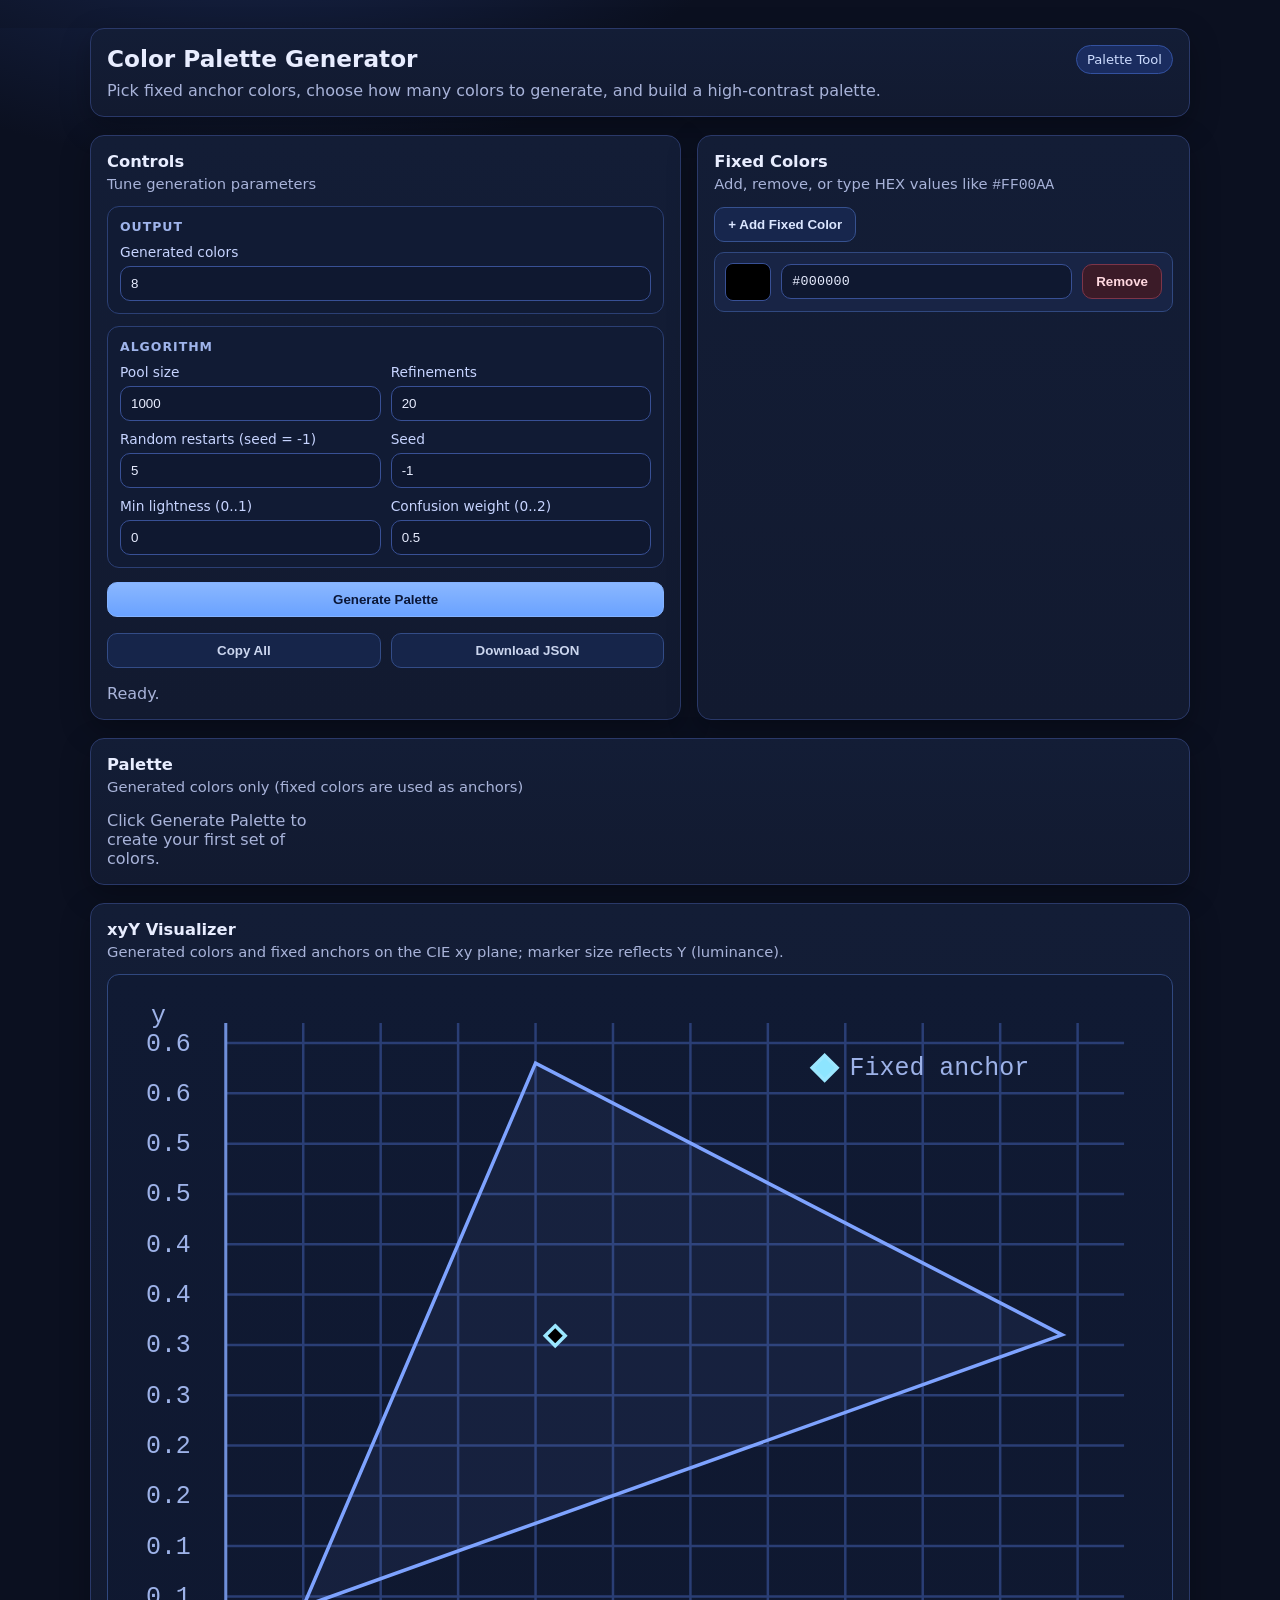
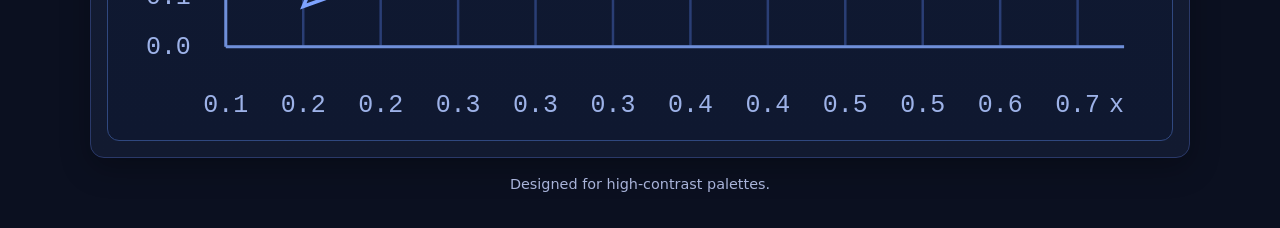
<file: index.html>
<!doctype html>
<html lang="en">
    <head>
        <meta charset="UTF-8" />
        <meta name="viewport" content="width=device-width, initial-scale=1" />
        <title>Color Palette Generator</title>
        <meta
            name="description"
            content="Generate highly distinguishable color palettes with optional fixed anchor colors."
        />
        <link rel="stylesheet" href="./styles.css" />
    </head>
    <body>
        <main class="app">
            <header class="card header">
                <div class="title-wrap">
                    <h1>Color Palette Generator</h1>
                    <p>
                        Pick fixed anchor colors, choose how many colors to
                        generate, and build a high-contrast palette.
                    </p>
                </div>
                <div class="badge">Palette Tool</div>
            </header>

            <section class="layout">
                <div class="card">
                    <h2 class="section-title">Controls</h2>
                    <p class="section-subtitle">Tune generation parameters</p>

                    <div class="controls">
                        <section class="control-group">
                            <h3 class="group-title">Output</h3>
                            <div class="row row-single">
                                <div class="field">
                                    <label for="generatedCount"
                                        >Generated colors</label
                                    >
                                    <input
                                        id="generatedCount"
                                        type="number"
                                        min="1"
                                        max="128"
                                        step="1"
                                        value="8"
                                    />
                                </div>
                            </div>
                        </section>

                        <section class="control-group">
                            <h3 class="group-title">Algorithm</h3>
                            <div class="row">
                                <div class="field">
                                    <label for="poolSize">Pool size</label>
                                    <input
                                        id="poolSize"
                                        type="number"
                                        min="100"
                                        max="20000"
                                        step="100"
                                        value="1000"
                                    />
                                </div>

                                <div class="field">
                                    <label for="refinements">Refinements</label>
                                    <input
                                        id="refinements"
                                        type="number"
                                        min="1"
                                        max="200"
                                        step="1"
                                        value="20"
                                    />
                                </div>
                            </div>

                              <div class="row">
                                  <div class="field">
                                      <label for="randomRestarts"
                                          >Random restarts (seed = -1)</label
                                      >
                                      <input
                                          id="randomRestarts"
                                          type="number"
                                          min="1"
                                          max="50"
                                          step="1"
                                          value="5"
                                      />
                                  </div>

                                  <div class="field">
                                      <label for="seed">Seed</label>
                                      <input
                                          id="seed"
                                          type="number"
                                          min="-1"
                                          step="1"
                                          value="-1"
                                      />
                                  </div>
                              </div>

                            <div class="row">
                                <div class="field">
                                    <label for="minLightness"
                                        >Min lightness (0..1)</label
                                    >
                                    <input
                                        id="minLightness"
                                        type="number"
                                        min="0"
                                        max="1"
                                        step="0.01"
                                        value="0"
                                    />
                                </div>

                                <div class="field">
                                    <label for="confusionWeight"
                                        >Confusion weight (0..2)</label
                                    >
                                    <input
                                        id="confusionWeight"
                                        type="number"
                                        min="0"
                                        max="2"
                                        step="0.05"
                                        value="0.5"
                                    />
                                </div>
                            </div>

                        </section>

                        <div class="actions actions-primary">
                            <button
                                id="generateBtn"
                                class="btn-primary"
                                type="button"
                            >
                                Generate Palette
                            </button>
                        </div>

                        <div class="actions actions-secondary">
                            <button
                                id="copyAllBtn"
                                class="btn-secondary"
                                type="button"
                            >
                                Copy All
                            </button>
                            <button
                                id="downloadBtn"
                                class="btn-secondary"
                                type="button"
                            >
                                Download JSON
                            </button>
                        </div>

                        <p id="status" class="status">Ready.</p>
                    </div>
                </div>

                <div class="card">
                    <h2 class="section-title">Fixed Colors</h2>
                    <p class="section-subtitle">
                        Add, remove, or type HEX values like
                        <code>#FF00AA</code>
                    </p>

                    <div class="actions">
                        <button
                            id="addFixedBtn"
                            class="btn-secondary"
                            type="button"
                        >
                            + Add Fixed Color
                        </button>
                    </div>

                    <div
                        id="fixedColorsList"
                        class="fixed-colors"
                        aria-live="polite"
                    ></div>
                </div>
            </section>

            <section class="card preview">
                <h2 class="section-title">Palette</h2>
                <p class="section-subtitle">
                    Generated colors only (fixed colors are used as anchors)
                </p>
                <div
                    id="paletteGrid"
                    class="palette-grid"
                    aria-live="polite"
                ></div>
            </section>

            <section class="card visualizer">
                <h2 class="section-title">xyY Visualizer</h2>
                <p class="section-subtitle">
                    Generated colors and fixed anchors on the CIE xy plane;
                    marker size reflects Y (luminance).
                </p>
                <div class="xyy-wrap" role="img" aria-label="CIE xyY color plot">
                    <svg
                        id="xyySvg"
                        class="xyy-svg"
                        viewBox="0 0 420 300"
                        preserveAspectRatio="xMidYMid meet"
                    ></svg>
                    <p id="xyyEmpty" class="xyy-empty">
                        Generate a palette to plot the selected colors.
                    </p>
                </div>
            </section>

            <p class="footer-note">Designed for high-contrast palettes.</p>
        </main>

        <template id="fixedColorRowTemplate">
            <div class="fixed-color-row">
                <input
                    class="fixed-color-picker"
                    type="color"
                    value="#000000"
                />
                <input
                    class="fixed-color-hex"
                    type="text"
                    value="#000000"
                    inputmode="text"
                    spellcheck="false"
                    aria-label="Hex color"
                />
                <button class="btn-danger fixed-color-remove" type="button">
                    Remove
                </button>
            </div>
        </template>

        <script type="module" src="./app.js"></script>
    </body>
</html>
</file>
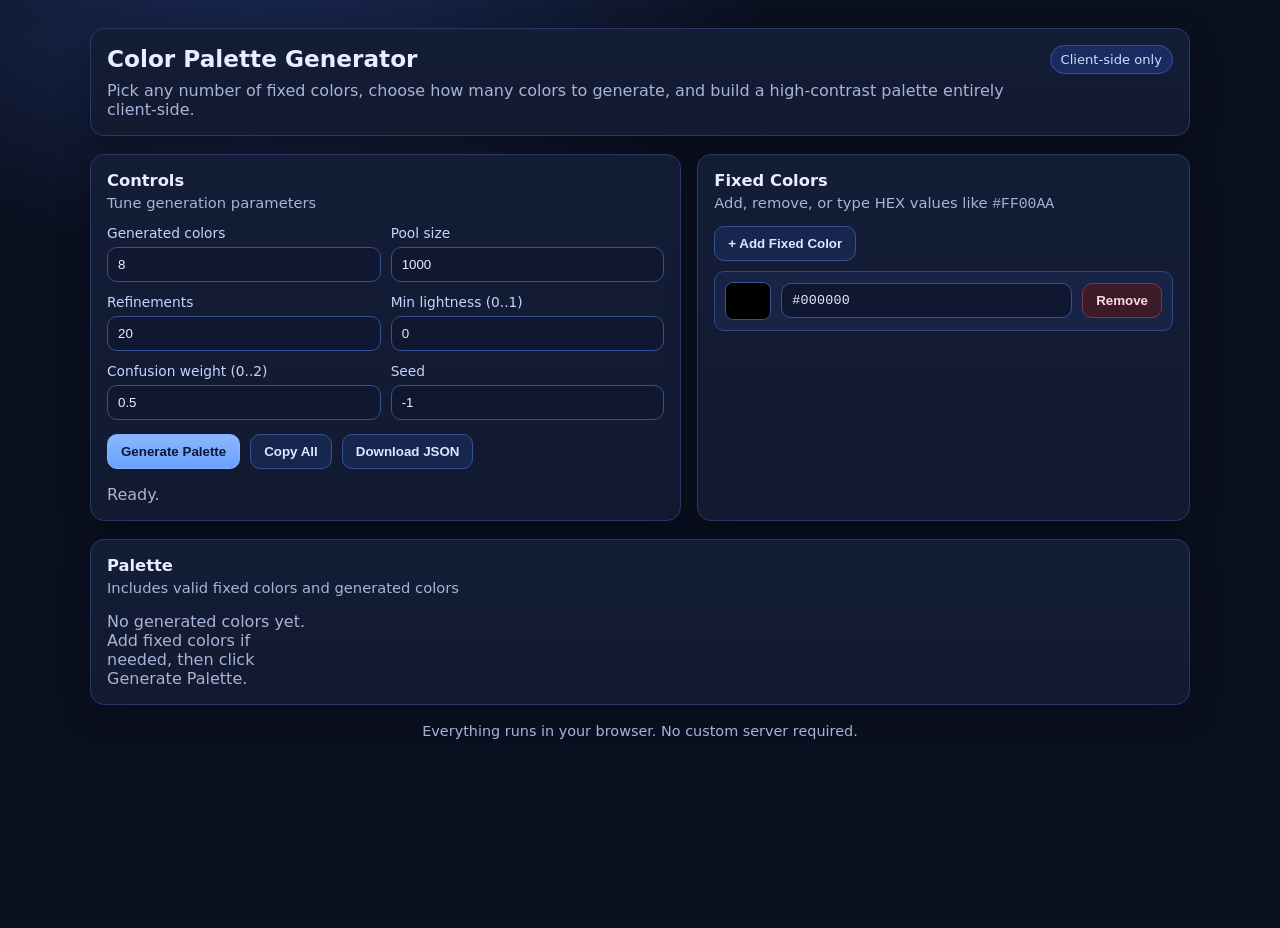
<file: www/index.html>
<!doctype html>
<html lang="en">
    <head>
        <meta charset="UTF-8" />
        <meta name="viewport" content="width=device-width, initial-scale=1" />
        <title>Client Side Color Palette Generator</title>
        <meta
            name="description"
            content="Generate highly distinguishable color palettes in your browser with optional fixed colors."
        />
        <link rel="stylesheet" href="./styles.css" />
    </head>
    <body>
        <main class="app">
            <header class="card header">
                <div class="title-wrap">
                    <h1>Color Palette Generator</h1>
                    <p>
                        Pick any number of fixed colors, choose how many colors
                        to generate, and build a high-contrast palette entirely
                        client-side.
                    </p>
                </div>
                <div class="badge">Client-side only</div>
            </header>

            <section class="layout">
                <div class="card">
                    <h2 class="section-title">Controls</h2>
                    <p class="section-subtitle">Tune generation parameters</p>

                    <div class="controls">
                        <div class="row">
                            <div class="field">
                                <label for="generatedCount"
                                    >Generated colors</label
                                >
                                <input
                                    id="generatedCount"
                                    type="number"
                                    min="1"
                                    max="128"
                                    step="1"
                                    value="8"
                                />
                            </div>

                            <div class="field">
                                <label for="poolSize">Pool size</label>
                                <input
                                    id="poolSize"
                                    type="number"
                                    min="100"
                                    max="20000"
                                    step="100"
                                    value="1000"
                                />
                            </div>
                        </div>

                        <div class="row">
                            <div class="field">
                                <label for="refinements">Refinements</label>
                                <input
                                    id="refinements"
                                    type="number"
                                    min="1"
                                    max="200"
                                    step="1"
                                    value="20"
                                />
                            </div>

                            <div class="field">
                                <label for="minLightness"
                                    >Min lightness (0..1)</label
                                >
                                <input
                                    id="minLightness"
                                    type="number"
                                    min="0"
                                    max="1"
                                    step="0.01"
                                    value="0"
                                />
                            </div>
                        </div>

                        <div class="row">
                            <div class="field">
                                <label for="confusionWeight"
                                    >Confusion weight (0..2)</label
                                >
                                <input
                                    id="confusionWeight"
                                    type="number"
                                    min="0"
                                    max="2"
                                    step="0.05"
                                    value="0.5"
                                />
                            </div>

                            <div class="field">
                                <label for="seed">Seed</label>
                                <input
                                    id="seed"
                                    type="number"
                                    min="-1"
                                    step="1"
                                    value="-1"
                                />
                            </div>
                        </div>

                        <div class="actions">
                            <button
                                id="generateBtn"
                                class="btn-primary"
                                type="button"
                            >
                                Generate Palette
                            </button>
                            <button
                                id="copyAllBtn"
                                class="btn-secondary"
                                type="button"
                            >
                                Copy All
                            </button>
                            <button
                                id="downloadBtn"
                                class="btn-secondary"
                                type="button"
                            >
                                Download JSON
                            </button>
                        </div>

                        <p id="status" class="status">Ready.</p>
                    </div>
                </div>

                <div class="card">
                    <h2 class="section-title">Fixed Colors</h2>
                    <p class="section-subtitle">
                        Add, remove, or type HEX values like
                        <code>#FF00AA</code>
                    </p>

                    <div class="actions">
                        <button
                            id="addFixedBtn"
                            class="btn-secondary"
                            type="button"
                        >
                            + Add Fixed Color
                        </button>
                    </div>

                    <div
                        id="fixedColorsList"
                        class="fixed-colors"
                        aria-live="polite"
                    ></div>
                </div>
            </section>

            <section class="card preview">
                <h2 class="section-title">Palette</h2>
                <p class="section-subtitle">
                    Includes valid fixed colors and generated colors
                </p>
                <div
                    id="paletteGrid"
                    class="palette-grid"
                    aria-live="polite"
                ></div>
            </section>

            <p class="footer-note">
                Everything runs in your browser. No custom server required.
            </p>
        </main>

        <template id="fixedColorRowTemplate">
            <div class="fixed-color-row">
                <input
                    class="fixed-color-picker"
                    type="color"
                    value="#000000"
                />
                <input
                    class="fixed-color-hex"
                    type="text"
                    value="#000000"
                    inputmode="text"
                    spellcheck="false"
                    aria-label="Hex color"
                />
                <button class="btn-danger fixed-color-remove" type="button">
                    Remove
                </button>
            </div>
        </template>

        <script type="module" src="./app.js"></script>
    </body>
</html>
</file>
<file: styles.css>
:root {
    --bg: #0b1020;
    --bg-elev: #121a30;
    --card: #131d36;
    --card-2: #182445;
    --text: #e8edff;
    --muted: #a8b3d9;
    --line: #2a3969;
    --primary: #6aa2ff;
    --primary-2: #8ab7ff;
    --danger: #ff6b7a;
    --ok: #4dd4a8;
    --shadow: 0 10px 30px rgba(0, 0, 0, 0.28);
    --radius: 14px;
}

* {
    box-sizing: border-box;
}

html,
body {
    margin: 0;
    padding: 0;
    background: radial-gradient(
        1200px 700px at 20% -10%,
        #1c2d5b 0%,
        var(--bg) 45%
    );
    color: var(--text);
    font-family:
        Inter,
        ui-sans-serif,
        system-ui,
        -apple-system,
        Segoe UI,
        Roboto,
        Helvetica,
        Arial,
        sans-serif;
}

body {
    min-height: 100vh;
}

.app {
    width: min(1100px, 100% - 32px);
    margin: 28px auto 36px;
    display: grid;
    gap: 18px;
}

.card {
    background: linear-gradient(180deg, var(--card) 0%, var(--bg-elev) 100%);
    border: 1px solid var(--line);
    border-radius: var(--radius);
    box-shadow: var(--shadow);
    padding: 16px;
}

.header {
    display: flex;
    justify-content: space-between;
    align-items: flex-start;
    gap: 16px;
}

.title-wrap h1 {
    margin: 0 0 8px;
    font-size: 1.45rem;
    line-height: 1.2;
}

.title-wrap p {
    margin: 0;
    color: var(--muted);
}

.badge {
    border: 1px solid #33519f;
    color: #cddcff;
    background: #1a2c5f;
    padding: 6px 10px;
    border-radius: 999px;
    font-size: 0.82rem;
    white-space: nowrap;
}

.layout {
    display: grid;
    grid-template-columns: 1.2fr 1fr;
    gap: 16px;
}

.section-title {
    margin: 0 0 4px;
    font-size: 1.02rem;
}

.section-subtitle {
    margin: 0 0 14px;
    color: var(--muted);
    font-size: 0.92rem;
}

.controls {
    display: grid;
    gap: 12px;
}

.control-group {
    display: grid;
    gap: 10px;
    border: 1px solid #2b3f74;
    border-radius: 12px;
    background: #111b34;
    padding: 12px;
}

.group-title {
    margin: 0;
    font-size: 0.78rem;
    letter-spacing: 0.08em;
    text-transform: uppercase;
    color: #9fb4eb;
}

.row {
    display: grid;
    grid-template-columns: 1fr 1fr;
    gap: 10px;
}

.row-single {
    grid-template-columns: 1fr;
}

.field {
    display: grid;
    gap: 6px;
}

label {
    font-size: 0.86rem;
    color: #c7d4ff;
}

input[type="number"],
input[type="text"] {
    width: 100%;
    min-width: 0;
    border: 1px solid #385095;
    background: #0f1830;
    color: var(--text);
    border-radius: 10px;
    padding: 9px 10px;
    outline: none;
    transition:
        border-color 0.16s ease,
        box-shadow 0.16s ease;
}

input:focus {
    border-color: var(--primary);
    box-shadow: 0 0 0 3px rgba(106, 162, 255, 0.2);
}

.actions {
    display: flex;
    gap: 10px;
    margin-top: 2px;
}

.actions-primary .btn-primary {
    width: 100%;
}

.actions-secondary {
    padding-top: 2px;
    display: grid;
    grid-template-columns: repeat(2, minmax(0, 1fr));
    width: 100%;
}

.actions-secondary .btn-secondary {
    width: 100%;
    opacity: 0.92;
}

button {
    appearance: none;
    border: 1px solid transparent;
    border-radius: 10px;
    padding: 9px 13px;
    font-weight: 600;
    cursor: pointer;
    color: var(--text);
    transition:
        transform 0.04s ease,
        filter 0.15s ease,
        border-color 0.15s ease,
        background 0.15s ease;
}

button:active {
    transform: translateY(1px);
}

button:disabled {
    opacity: 0.65;
    cursor: not-allowed;
}

.btn-primary {
    background: linear-gradient(180deg, var(--primary-2), var(--primary));
    color: #0b1738;
    border-color: #84b2ff;
}

.btn-primary:hover {
    filter: brightness(1.03);
}

.btn-secondary {
    background: #17264d;
    border-color: #36518f;
    color: #dbe6ff;
}

.btn-secondary:hover {
    background: #1c2d5c;
}

.btn-danger {
    background: #3b1b28;
    border-color: #7d3549;
    color: #ffd8e0;
}

.btn-danger:hover {
    background: #4a2030;
}

.status {
    margin: 4px 0 0;
    color: var(--muted);
    min-height: 1.2em;
}

.status.ok {
    color: var(--ok);
}

.status.err {
    color: var(--danger);
}

.fixed-colors {
    display: grid;
    gap: 10px;
    margin-top: 10px;
}

.fixed-color-row {
    display: grid;
    grid-template-columns: 46px minmax(0, 1fr) auto;
    align-items: center;
    gap: 10px;
    padding: 10px;
    border: 1px solid #30487f;
    background: var(--card-2);
    border-radius: 10px;
}

.fixed-color-picker {
    appearance: none;
    -webkit-appearance: none;
    width: 46px;
    height: 38px;
    border: 1px solid #385095;
    background: #0f1830;
    border-radius: 8px;
    padding: 0;
    overflow: hidden;
    cursor: pointer;
}

.fixed-color-picker::-webkit-color-swatch-wrapper {
    padding: 0;
}

.fixed-color-picker::-webkit-color-swatch {
    border: 0;
    border-radius: 7px;
}

.fixed-color-picker::-moz-color-swatch {
    border: 0;
    border-radius: 7px;
}

.fixed-color-hex {
    font-family:
        ui-monospace, SFMono-Regular, Menlo, Monaco, Consolas, monospace;
    letter-spacing: 0.02em;
}

.preview .palette-grid {
    margin-top: 4px;
}

.palette-grid {
    display: grid;
    grid-template-columns: repeat(auto-fill, minmax(190px, 1fr));
    gap: 12px;
}

.swatch {
    border: 1px solid #30487f;
    border-radius: 12px;
    overflow: hidden;
    background: #132042;
}

.swatch-fixed {
    border-color: #4ea8c4;
}

.swatch-generated {
    border-color: #30487f;
}

.swatch-color {
    height: 92px;
}

.swatch-meta {
    display: grid;
    gap: 8px;
    padding: 10px;
}

.swatch-label {
    font-size: 0.84rem;
    color: var(--muted);
}

.swatch-kind {
    display: inline-block;
    width: fit-content;
    font-size: 0.72rem;
    letter-spacing: 0.03em;
    text-transform: uppercase;
    color: #d9e8ff;
    background: #1f356a;
    border: 1px solid #4665ad;
    border-radius: 999px;
    padding: 2px 7px;
}

.swatch-fixed .swatch-kind {
    background: #1f4f64;
    border-color: #4ea8c4;
}

.swatch-hex {
    display: inline-block;
    font-size: 0.88rem;
    color: #e7eeff;
    background: #0f1a36;
    border: 1px solid #304a88;
    border-radius: 8px;
    padding: 4px 7px;
    width: fit-content;
}

.swatch-rgb {
    display: inline-block;
    width: fit-content;
    font-size: 0.84rem;
    color: #dce7ff;
    background: #0f1a36;
    border: 1px solid #304a88;
    border-radius: 8px;
    padding: 4px 7px;
}

.swatch-copy {
    width: fit-content;
}

.empty {
    margin: 2px 0 0;
    color: var(--muted);
}

.footer-note {
    margin: 0;
    color: var(--muted);
    text-align: center;
    font-size: 0.9rem;
}

.xyy-wrap {
    position: relative;
    border: 1px solid #30487f;
    border-radius: 12px;
    background: linear-gradient(180deg, #101a33, #0f1830);
    padding: 8px;
    min-height: 250px;
}

.xyy-svg {
    width: 100%;
    height: auto;
    display: block;
}

.xyy-empty {
    position: absolute;
    inset: 0;
    display: grid;
    place-items: center;
    margin: 0;
    color: var(--muted);
    text-align: center;
    padding: 12px;
}

.xyy-empty[hidden] {
    display: none;
}

.xyy-grid {
    stroke: #2a3e75;
    stroke-width: 1;
}

.xyy-axis {
    stroke: #6f8fd9;
    stroke-width: 1.2;
}

.xyy-label {
    fill: #9db2e8;
    font-size: 10px;
    font-family: ui-monospace, SFMono-Regular, Menlo, Monaco, Consolas, monospace;
}

.xyy-point {
    stroke: #f5f8ff;
    stroke-width: 1.2;
}

.xyy-point-fixed {
    stroke: #9be7ff;
    stroke-width: 1.4;
}

.xyy-gamut {
    fill: rgba(111, 143, 217, 0.07);
    stroke: #7ea3ff;
    stroke-width: 1.4;
}

@media (max-width: 920px) {
    .layout {
        grid-template-columns: 1fr;
    }
}

@media (max-width: 620px) {
    .app {
        width: min(1100px, 100% - 18px);
        margin-top: 16px;
        gap: 12px;
    }

    .card {
        padding: 13px;
    }

    .header {
        flex-direction: column;
        align-items: flex-start;
    }

    .row {
        grid-template-columns: 1fr;
    }

    .fixed-color-row {
        grid-template-columns: 40px minmax(0, 1fr);
    }

    .fixed-color-remove {
        grid-column: 1 / -1;
        justify-self: start;
    }

    .actions-secondary {
        grid-template-columns: 1fr;
    }
}
</file>
<file: www/styles.css>
:root {
    --bg: #0b1020;
    --bg-elev: #121a30;
    --card: #131d36;
    --card-2: #182445;
    --text: #e8edff;
    --muted: #a8b3d9;
    --line: #2a3969;
    --primary: #6aa2ff;
    --primary-2: #8ab7ff;
    --danger: #ff6b7a;
    --ok: #4dd4a8;
    --shadow: 0 10px 30px rgba(0, 0, 0, 0.28);
    --radius: 14px;
}

* {
    box-sizing: border-box;
}

html,
body {
    margin: 0;
    padding: 0;
    background: radial-gradient(
        1200px 700px at 20% -10%,
        #1c2d5b 0%,
        var(--bg) 45%
    );
    color: var(--text);
    font-family:
        Inter,
        ui-sans-serif,
        system-ui,
        -apple-system,
        Segoe UI,
        Roboto,
        Helvetica,
        Arial,
        sans-serif;
}

body {
    min-height: 100vh;
}

.app {
    width: min(1100px, 100% - 32px);
    margin: 28px auto 36px;
    display: grid;
    gap: 18px;
}

.card {
    background: linear-gradient(180deg, var(--card) 0%, var(--bg-elev) 100%);
    border: 1px solid var(--line);
    border-radius: var(--radius);
    box-shadow: var(--shadow);
    padding: 16px;
}

.header {
    display: flex;
    justify-content: space-between;
    align-items: flex-start;
    gap: 16px;
}

.title-wrap h1 {
    margin: 0 0 8px;
    font-size: 1.45rem;
    line-height: 1.2;
}

.title-wrap p {
    margin: 0;
    color: var(--muted);
}

.badge {
    border: 1px solid #33519f;
    color: #cddcff;
    background: #1a2c5f;
    padding: 6px 10px;
    border-radius: 999px;
    font-size: 0.82rem;
    white-space: nowrap;
}

.layout {
    display: grid;
    grid-template-columns: 1.2fr 1fr;
    gap: 16px;
}

.section-title {
    margin: 0 0 4px;
    font-size: 1.02rem;
}

.section-subtitle {
    margin: 0 0 14px;
    color: var(--muted);
    font-size: 0.92rem;
}

.controls {
    display: grid;
    gap: 12px;
}

.row {
    display: grid;
    grid-template-columns: 1fr 1fr;
    gap: 10px;
}

.field {
    display: grid;
    gap: 6px;
}

label {
    font-size: 0.86rem;
    color: #c7d4ff;
}

input[type="number"],
input[type="text"] {
    width: 100%;
    min-width: 0;
    border: 1px solid #385095;
    background: #0f1830;
    color: var(--text);
    border-radius: 10px;
    padding: 9px 10px;
    outline: none;
    transition:
        border-color 0.16s ease,
        box-shadow 0.16s ease;
}

input:focus {
    border-color: var(--primary);
    box-shadow: 0 0 0 3px rgba(106, 162, 255, 0.2);
}

.actions {
    display: flex;
    flex-wrap: wrap;
    gap: 10px;
    margin-top: 2px;
}

button {
    appearance: none;
    border: 1px solid transparent;
    border-radius: 10px;
    padding: 9px 13px;
    font-weight: 600;
    cursor: pointer;
    color: var(--text);
    transition:
        transform 0.04s ease,
        filter 0.15s ease,
        border-color 0.15s ease,
        background 0.15s ease;
}

button:active {
    transform: translateY(1px);
}

button:disabled {
    opacity: 0.65;
    cursor: not-allowed;
}

.btn-primary {
    background: linear-gradient(180deg, var(--primary-2), var(--primary));
    color: #0b1738;
    border-color: #84b2ff;
}

.btn-primary:hover {
    filter: brightness(1.03);
}

.btn-secondary {
    background: #17264d;
    border-color: #36518f;
    color: #dbe6ff;
}

.btn-secondary:hover {
    background: #1c2d5c;
}

.btn-danger {
    background: #3b1b28;
    border-color: #7d3549;
    color: #ffd8e0;
}

.btn-danger:hover {
    background: #4a2030;
}

.status {
    margin: 4px 0 0;
    color: var(--muted);
    min-height: 1.2em;
}

.status.ok {
    color: var(--ok);
}

.status.err {
    color: var(--danger);
}

.fixed-colors {
    display: grid;
    gap: 10px;
    margin-top: 10px;
}

.fixed-color-row {
    display: grid;
    grid-template-columns: 46px minmax(0, 1fr) auto;
    align-items: center;
    gap: 10px;
    padding: 10px;
    border: 1px solid #30487f;
    background: var(--card-2);
    border-radius: 10px;
}

.fixed-color-picker {
    appearance: none;
    -webkit-appearance: none;
    width: 46px;
    height: 38px;
    border: 1px solid #385095;
    background: #0f1830;
    border-radius: 8px;
    padding: 0;
    overflow: hidden;
    cursor: pointer;
}

.fixed-color-picker::-webkit-color-swatch-wrapper {
    padding: 0;
}

.fixed-color-picker::-webkit-color-swatch {
    border: 0;
    border-radius: 7px;
}

.fixed-color-picker::-moz-color-swatch {
    border: 0;
    border-radius: 7px;
}

.fixed-color-hex {
    font-family:
        ui-monospace, SFMono-Regular, Menlo, Monaco, Consolas, monospace;
    letter-spacing: 0.02em;
}

.preview .palette-grid {
    margin-top: 4px;
}

.palette-grid {
    display: grid;
    grid-template-columns: repeat(auto-fill, minmax(190px, 1fr));
    gap: 12px;
}

.swatch {
    border: 1px solid #30487f;
    border-radius: 12px;
    overflow: hidden;
    background: #132042;
}

.swatch-fixed {
    border-color: #4ea8c4;
}

.swatch-generated {
    border-color: #30487f;
}

.swatch-color {
    height: 92px;
}

.swatch-meta {
    display: grid;
    gap: 8px;
    padding: 10px;
}

.swatch-label {
    font-size: 0.84rem;
    color: var(--muted);
}

.swatch-kind {
    display: inline-block;
    width: fit-content;
    font-size: 0.72rem;
    letter-spacing: 0.03em;
    text-transform: uppercase;
    color: #d9e8ff;
    background: #1f356a;
    border: 1px solid #4665ad;
    border-radius: 999px;
    padding: 2px 7px;
}

.swatch-fixed .swatch-kind {
    background: #1f4f64;
    border-color: #4ea8c4;
}

.swatch-hex {
    display: inline-block;
    font-size: 0.88rem;
    color: #e7eeff;
    background: #0f1a36;
    border: 1px solid #304a88;
    border-radius: 8px;
    padding: 4px 7px;
    width: fit-content;
}

.swatch-copy {
    width: fit-content;
}

.empty {
    margin: 2px 0 0;
    color: var(--muted);
}

.footer-note {
    margin: 0;
    color: var(--muted);
    text-align: center;
    font-size: 0.9rem;
}

@media (max-width: 920px) {
    .layout {
        grid-template-columns: 1fr;
    }
}

@media (max-width: 620px) {
    .app {
        width: min(1100px, 100% - 18px);
        margin-top: 16px;
        gap: 12px;
    }

    .card {
        padding: 13px;
    }

    .header {
        flex-direction: column;
        align-items: flex-start;
    }

    .row {
        grid-template-columns: 1fr;
    }

    .fixed-color-row {
        grid-template-columns: 40px minmax(0, 1fr);
    }

    .fixed-color-remove {
        grid-column: 1 / -1;
        justify-self: start;
    }
}
</file>
